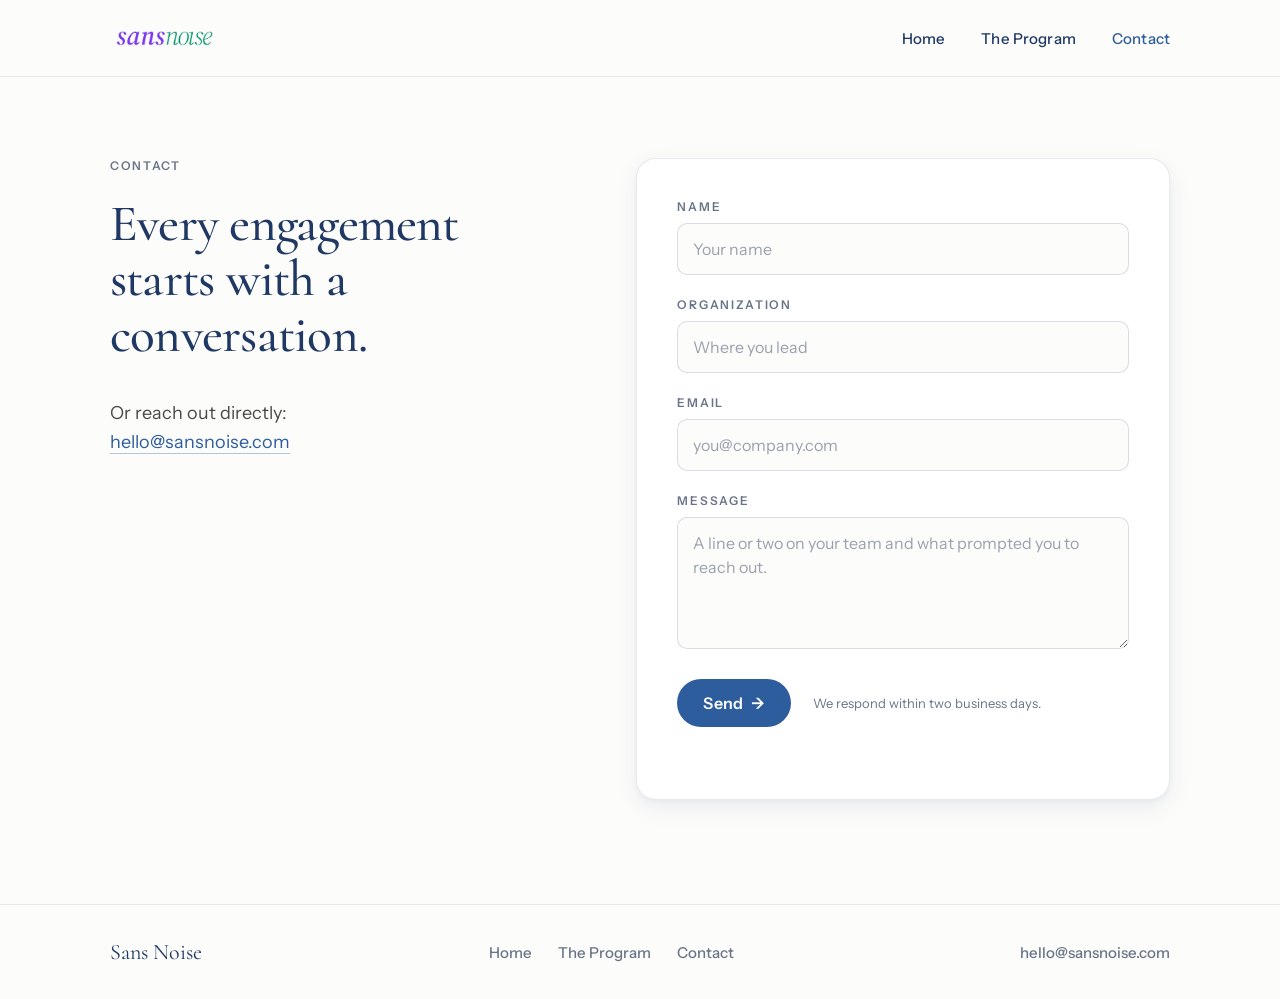
<file: contact.html>
<!doctype html>
<html lang="en">
<head>
<meta charset="utf-8">
<meta name="viewport" content="width=device-width, initial-scale=1">
<title>Get in Touch | Sans Noise</title>
<meta name="description" content="Every engagement starts with a conversation. Reach out to discuss the Executive Brief for your leadership team.">
<link rel="stylesheet" href="styles/sn-tokens.css">
<link rel="stylesheet" href="styles/site.css">
<style>
  /* ============================================================
     SANS NOISE · CONTACT
     ============================================================ */
  .contact { padding: clamp(64px, 9vh, 116px) 0 var(--sec-pad-y); }
  .contact__grid { display: grid; grid-template-columns: 0.92fr 1.08fr; gap: 72px; align-items: start; }
  @media (max-width: 880px) { .contact__grid { grid-template-columns: 1fr; gap: 48px; } }

  .contact__intro .eyebrow { margin-bottom: 24px; }
  .contact__head { margin: 0 0 28px; font-size: clamp(32px, 4vw, 52px); line-height: 1.08; color: var(--fg-1); max-width: 16ch; }
  .contact__direct { margin: 36px 0 0; font-size: var(--fs-body-lg); line-height: var(--lh-relaxed); color: var(--fg-body); }
  .contact__direct a { color: var(--sn-midblue); text-decoration: none; border-bottom: 1px solid rgba(46,93,158,0.35); }
  .contact__direct a:hover { color: var(--sn-navy); border-bottom-color: var(--sn-navy); }

  /* ---------- FORM ---------- */
  .form-card {
    background: var(--sn-white); border: 1px solid var(--border-hair);
    border-radius: var(--radius-xl); box-shadow: var(--shadow-md);
    padding: 40px 40px 36px;
  }
  @media (max-width: 560px) { .form-card { padding: 28px 24px 28px; } }
  .field { display: flex; flex-direction: column; gap: 9px; margin-bottom: 22px; }
  .field label { font-family: var(--font-sans); font-size: var(--fs-eyebrow); font-weight: var(--weight-semibold); letter-spacing: var(--tracking-eyebrow); text-transform: uppercase; color: var(--fg-2); }
  .field input, .field textarea {
    font-family: var(--font-sans); font-size: var(--fs-body); color: var(--fg-1);
    background: var(--sn-canvas); border: 1px solid var(--border-soft); border-radius: var(--radius-md);
    padding: 13px 15px; width: 100%; line-height: 1.5;
    transition: border-color var(--dur-base) var(--ease-soft), box-shadow var(--dur-base) var(--ease-soft);
  }
  .field input::placeholder, .field textarea::placeholder { color: var(--fg-3); }
  .field input:focus, .field textarea:focus { outline: none; border-color: var(--sn-midblue); box-shadow: var(--ring-accent); }
  .field textarea { resize: vertical; min-height: 132px; }
  .form-actions { display: flex; align-items: center; gap: 22px; flex-wrap: wrap; margin-top: 30px; }
  .form-note { margin: 22px 0 0; font-size: var(--fs-meta); color: var(--fg-2); }
  .form-status { margin: 18px 0 0; font-size: var(--fs-body-sm); color: var(--sn-midblue); min-height: 1.2em; }
  .form-card button { font-family: var(--font-sans); }
  .hp { position: absolute; left: -9999px; width: 1px; height: 1px; overflow: hidden; }
</style>
</head>
<body>

  <!-- ============== HEADER ============== -->
  <header class="site-header">
    <div class="wrap">
      <a class="brand" href="index.html" aria-label="Sans Noise home">
        <img src="assets/logo-horizontal.png" alt="Sans Noise">
      </a>
      <nav class="nav" aria-label="Primary">
        <a href="index.html">Home</a>
        <a href="program.html">The Program</a>
        <!-- <a href="perspectives.html">Perspectives</a> -->
        <a href="contact.html" aria-current="page">Contact</a>
      </nav>
    </div>
  </header>

  <main>
    <section class="contact" data-screen-label="Contact">
      <div class="wrap">
        <div class="contact__grid">
          <div class="contact__intro reveal">
            <p class="eyebrow">Contact</p>
            <h1 class="contact__head display-type">Every engagement starts with a conversation.</h1>
            <p class="contact__direct">Or reach out directly:<br><a href="mailto:hello@sansnoise.com">hello@sansnoise.com</a></p>
          </div>

          <div class="reveal">
            <form class="form-card" id="contact-form" novalidate>
              <div class="field">
                <label for="cf-name">Name</label>
                <input id="cf-name" name="name" type="text" autocomplete="name" placeholder="Your name">
              </div>
              <div class="field">
                <label for="cf-org">Organization</label>
                <input id="cf-org" name="organization" type="text" autocomplete="organization" placeholder="Where you lead">
              </div>
              <div class="field">
                <label for="cf-email">Email</label>
                <input id="cf-email" name="email" type="email" autocomplete="email" placeholder="you@company.com">
              </div>
              <div class="field">
                <label for="cf-message">Message</label>
                <textarea id="cf-message" name="message" placeholder="A line or two on your team and what prompted you to reach out."></textarea>
              </div>
              <div class="hp" aria-hidden="true">
                <label for="cf-company">Company</label>
                <input id="cf-company" name="company" type="text" tabindex="-1" autocomplete="off">
              </div>
              <div class="form-actions">
                <button class="btn btn-primary" type="submit">Send <span class="arr">→</span></button>
                <p class="form-note" style="margin:0;">We respond within two business days.</p>
              </div>
              <p class="form-status" id="cf-status" role="status" aria-live="polite"></p>
            </form>
          </div>
        </div>
      </div>
    </section>
  </main>

  <!-- ============== FOOTER ============== -->
  <footer class="site-footer">
    <div class="wrap">
      <div class="foot-left">Sans Noise</div>
      <div class="foot-center">
        <a href="index.html">Home</a>
        <a href="program.html">The Program</a>
        <!-- <a href="perspectives.html">Perspectives</a> -->
        <a href="contact.html">Contact</a>
      </div>
      <div class="foot-right">
        <a href="mailto:hello@sansnoise.com">hello@sansnoise.com</a>
      </div>
    </div>
  </footer>

  <script>
    // Posts the form to the Cloudflare Pages Function at /api/contact, which
    // emails the details via Resend. No visitor mail client involved.
    // (In plain file preview the endpoint 404s; it works once deployed.)
    (function () {
      var form = document.getElementById('contact-form');
      var status = document.getElementById('cf-status');
      var btn = form ? form.querySelector('button[type="submit"]') : null;
      if (!form) return;
      form.addEventListener('submit', function (e) {
        e.preventDefault();
        var name = (document.getElementById('cf-name').value || '').trim();
        var org = (document.getElementById('cf-org').value || '').trim();
        var email = (document.getElementById('cf-email').value || '').trim();
        var message = (document.getElementById('cf-message').value || '').trim();
        var company = (document.getElementById('cf-company').value || '').trim();
        if (!name || !email || !message) {
          status.style.color = '';
          status.textContent = 'Please add your name, email, and a short message.';
          return;
        }
        if (btn) { btn.disabled = true; btn.style.opacity = '0.6'; btn.style.cursor = 'default'; }
        status.style.color = '';
        status.textContent = 'Sending\u2026';
        fetch('/api/contact', {
          method: 'POST',
          headers: { 'Content-Type': 'application/json' },
          body: JSON.stringify({ name: name, organization: org, email: email, message: message, company: company })
        }).then(function (r) {
          return r.json().catch(function () { return {}; }).then(function (d) { return { ok: r.ok, d: d }; });
        }).then(function (res) {
          if (res.ok && res.d && res.d.ok) {
            status.textContent = 'Thank you. We respond within two business days.';
            form.reset();
          } else {
            status.textContent = (res.d && res.d.error) || 'Something went wrong. Please email hello@sansnoise.com.';
          }
        }).catch(function () {
          status.textContent = 'Could not reach the server. Please email hello@sansnoise.com.';
        }).then(function () {
          if (btn) { btn.disabled = false; btn.style.opacity = ''; btn.style.cursor = ''; }
        });
      });
    })();

    (function () {
      var els = document.querySelectorAll('.reveal');
      els.forEach(function (el) { el.classList.add('in'); });
    })();
  </script>
</body>
</html>
</file>
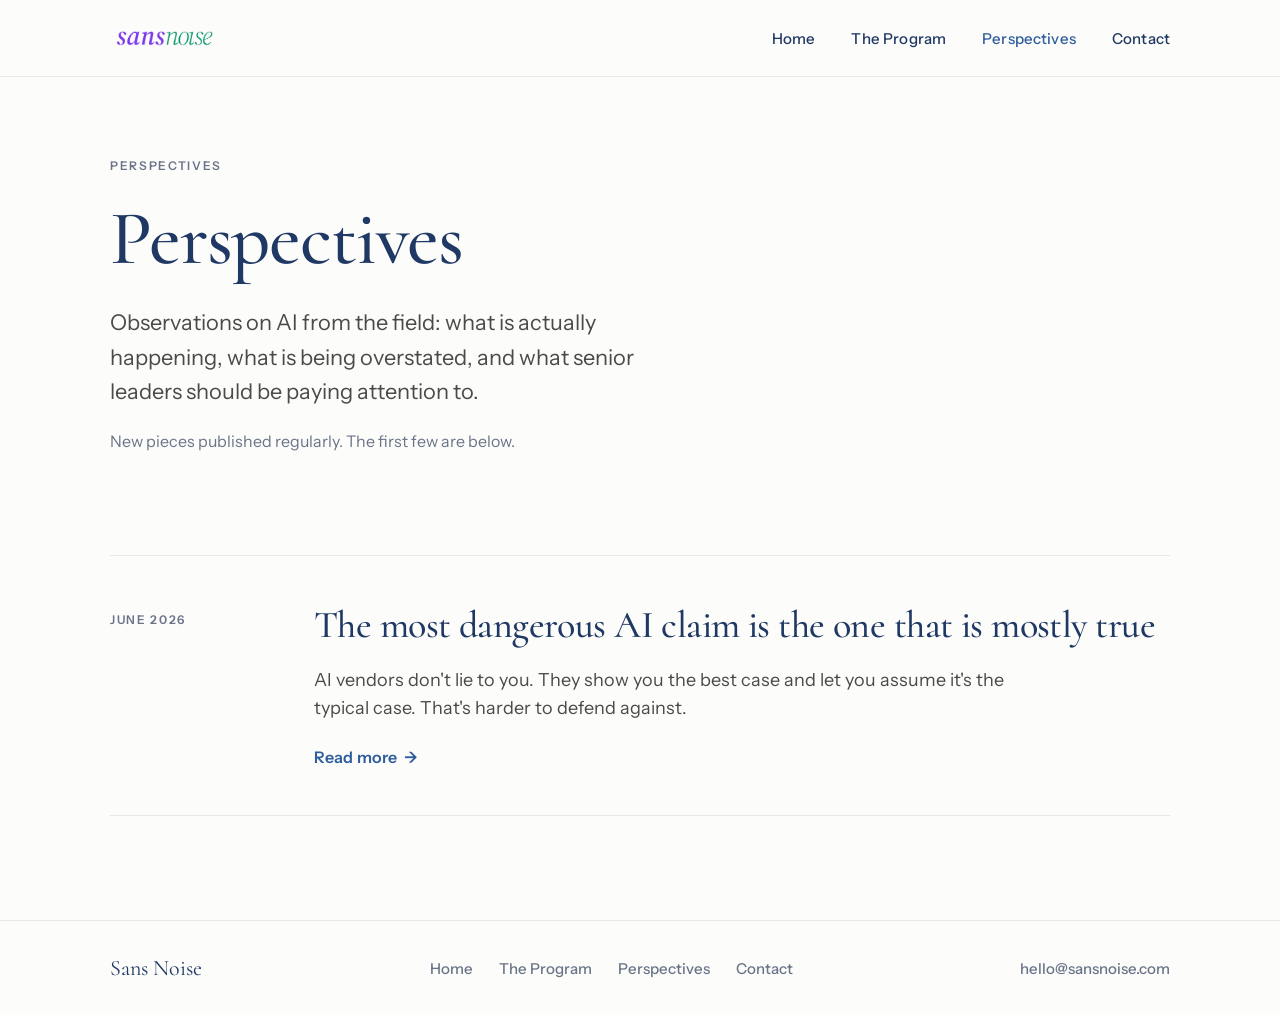
<file: perspectives.html>
<!doctype html>
<html lang="en">
<head>
<meta charset="utf-8">
<meta name="viewport" content="width=device-width, initial-scale=1">
<title>Perspectives on AI for Senior Leaders | Sans Noise</title>
<meta name="description" content="Observations on AI from the field — what's actually happening, what's overstated, and what senior leaders should be paying attention to.">
<link rel="stylesheet" href="styles/sn-tokens.css">
<link rel="stylesheet" href="styles/site.css">
<style>
  /* ============================================================
     SANS NOISE · PERSPECTIVES (index)
     ============================================================ */
  .page-hero__emptystate { margin: 22px 0 0; font-size: var(--fs-body); color: var(--fg-2); }

  .feed { padding-bottom: var(--sec-pad-y); }
  .feed__list { display: grid; gap: 0; }
  .entry {
    display: grid; grid-template-columns: 160px 1fr; gap: 44px;
    padding: 48px 0; border-top: 1px solid var(--border-hair); align-items: start;
  }
  .entry:last-child { border-bottom: 1px solid var(--border-hair); }
  @media (max-width: 760px) { .entry { grid-template-columns: 1fr; gap: 16px; padding: 38px 0; } }
  .entry__date { font-family: var(--font-sans); font-size: var(--fs-eyebrow); font-weight: var(--weight-semibold); letter-spacing: var(--tracking-eyebrow); text-transform: uppercase; color: var(--fg-2); padding-top: 8px; }
  .entry__headline { margin: 0 0 18px; font-size: clamp(26px, 3vw, 38px); line-height: 1.14; }
  .entry__headline a { color: var(--fg-1); text-decoration: none; transition: color var(--dur-base) var(--ease-soft); }
  .entry__headline a:hover { color: var(--sn-midblue); }
  .entry__tweet { margin: 0 0 24px; font-size: var(--fs-body-lg); line-height: var(--lh-relaxed); color: var(--fg-body); max-width: 60ch; }
</style>
</head>
<body>

  <!-- ============== HEADER ============== -->
  <header class="site-header">
    <div class="wrap">
      <a class="brand" href="index.html" aria-label="Sans Noise home">
        <img src="assets/logo-horizontal.png" alt="Sans Noise">
      </a>
      <nav class="nav" aria-label="Primary">
        <a href="index.html">Home</a>
        <a href="program.html">The Program</a>
        <a href="perspectives.html" aria-current="page">Perspectives</a>
        <a href="contact.html">Contact</a>
      </nav>
    </div>
  </header>

  <main>
    <!-- ============== HERO ============== -->
    <section class="page-hero" data-screen-label="Perspectives Hero">
      <div class="wrap">
        <div class="reveal">
          <p class="eyebrow">Perspectives</p>
          <h1 class="page-hero__title display-type">Perspectives</h1>
          <p class="page-hero__sub">Observations on AI from the field: what is actually happening, what is being overstated, and what senior leaders should be paying attention to.</p>
          <p class="page-hero__emptystate">New pieces published regularly. The first few are below.</p>
        </div>
      </div>
    </section>

    <!-- ============== FEED ============== -->
    <section class="feed" data-screen-label="Feed">
      <div class="wrap">
        <div class="feed__list">
          <article class="entry reveal">
            <div class="entry__date">June 2026</div>
            <div>
              <h2 class="entry__headline display-type"><a href="the-most-dangerous-ai-claim.html">The most dangerous AI claim is the one that is mostly true</a></h2>
              <p class="entry__tweet">AI vendors don't lie to you. They show you the best case and let you assume it's the typical case. That's harder to defend against.</p>
              <a class="link-ghost" href="the-most-dangerous-ai-claim.html">Read more <span class="arr">→</span></a>
            </div>
          </article>
        </div>
      </div>
    </section>
  </main>

  <!-- ============== FOOTER ============== -->
  <footer class="site-footer">
    <div class="wrap">
      <div class="foot-left">Sans Noise</div>
      <div class="foot-center">
        <a href="index.html">Home</a>
        <a href="program.html">The Program</a>
        <a href="perspectives.html">Perspectives</a>
        <a href="contact.html">Contact</a>
      </div>
      <div class="foot-right">
        <a href="mailto:hello@sansnoise.com">hello@sansnoise.com</a>
      </div>
    </div>
  </footer>

  <script>
    (function () {
      var els = document.querySelectorAll('.reveal');
      if (!('IntersectionObserver' in window) || matchMedia('(prefers-reduced-motion: reduce)').matches) {
        els.forEach(function (el) { el.classList.add('in'); });
        return;
      }
      var io = new IntersectionObserver(function (entries) {
        entries.forEach(function (en) {
          if (en.isIntersecting) { en.target.classList.add('in'); io.unobserve(en.target); }
        });
      }, { threshold: 0.12, rootMargin: '0px 0px -8% 0px' });
      els.forEach(function (el) {
        var r = el.getBoundingClientRect();
        if (r.top < (window.innerHeight || 0) * 0.95) { el.classList.add('in'); }
        else { io.observe(el); }
      });
      setTimeout(function () { els.forEach(function (el) { el.classList.add('in'); }); }, 2500);
    })();
  </script>
</body>
</html>
</file>
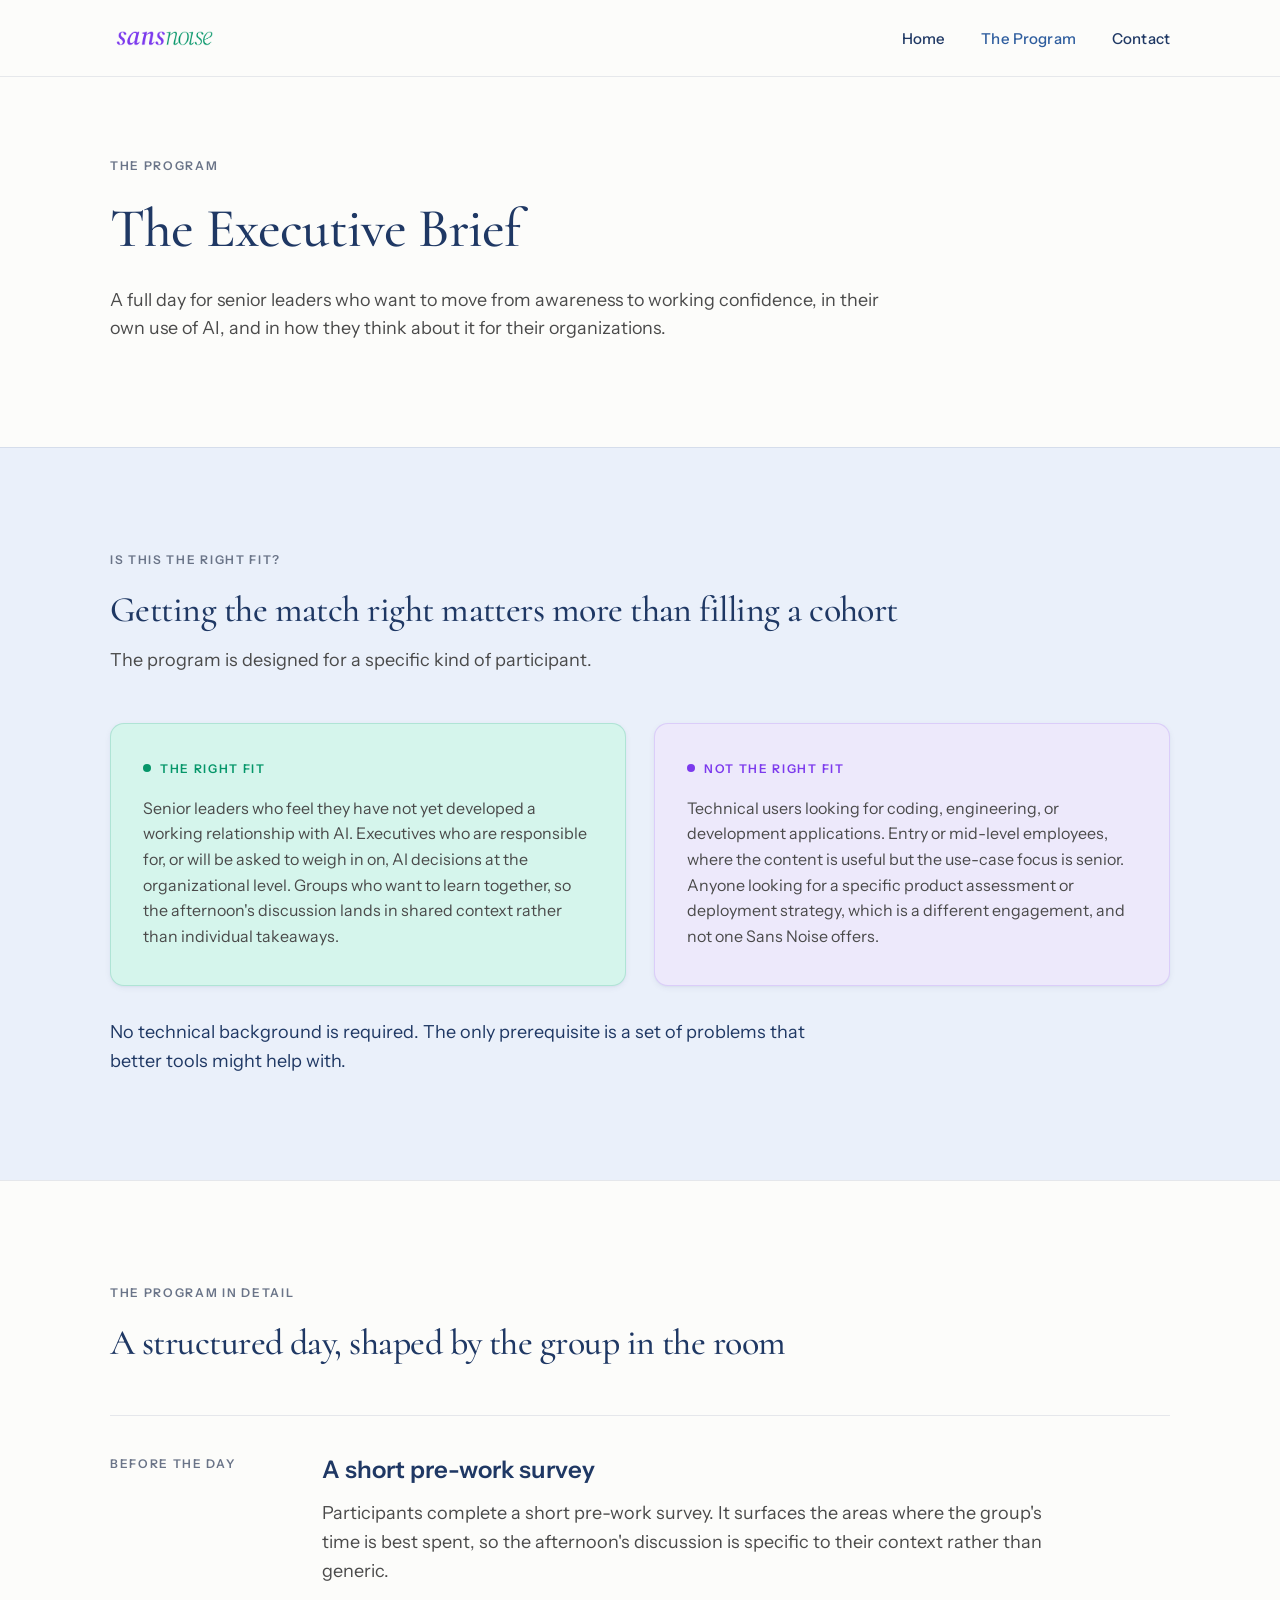
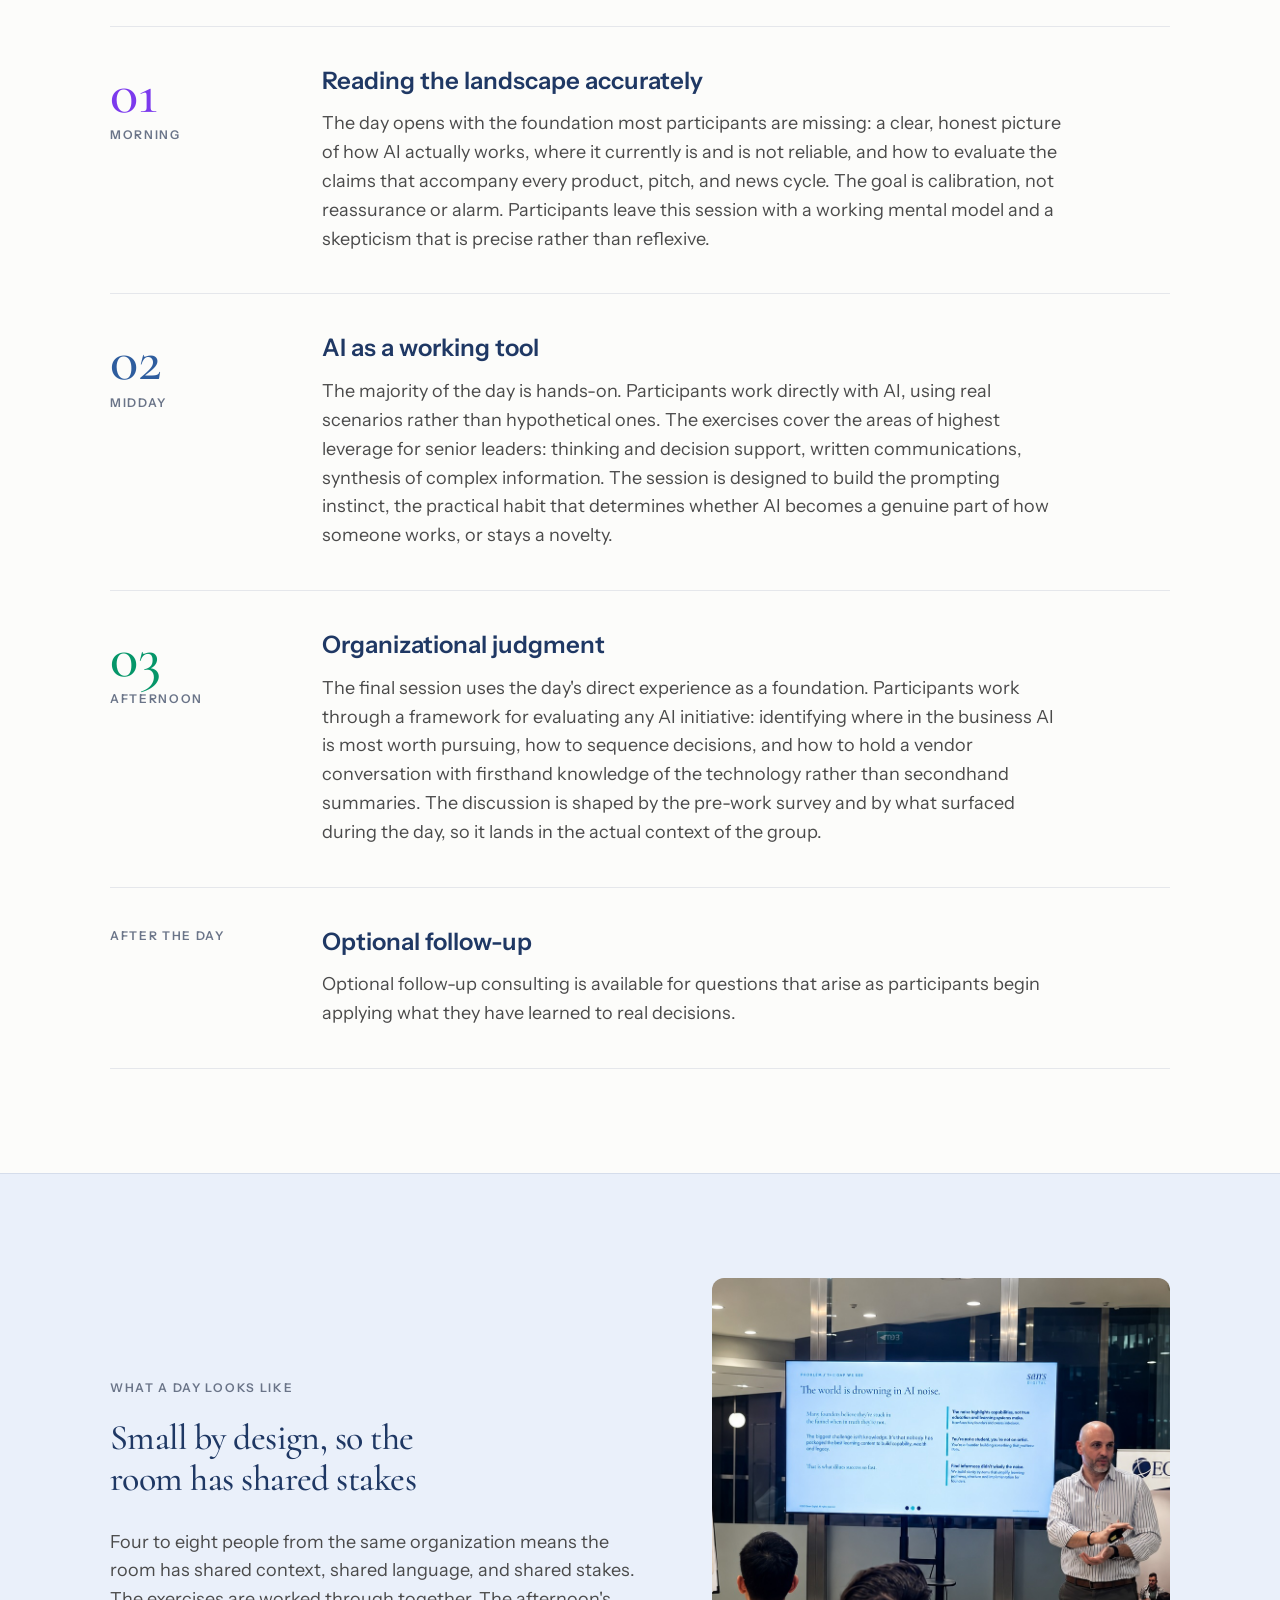
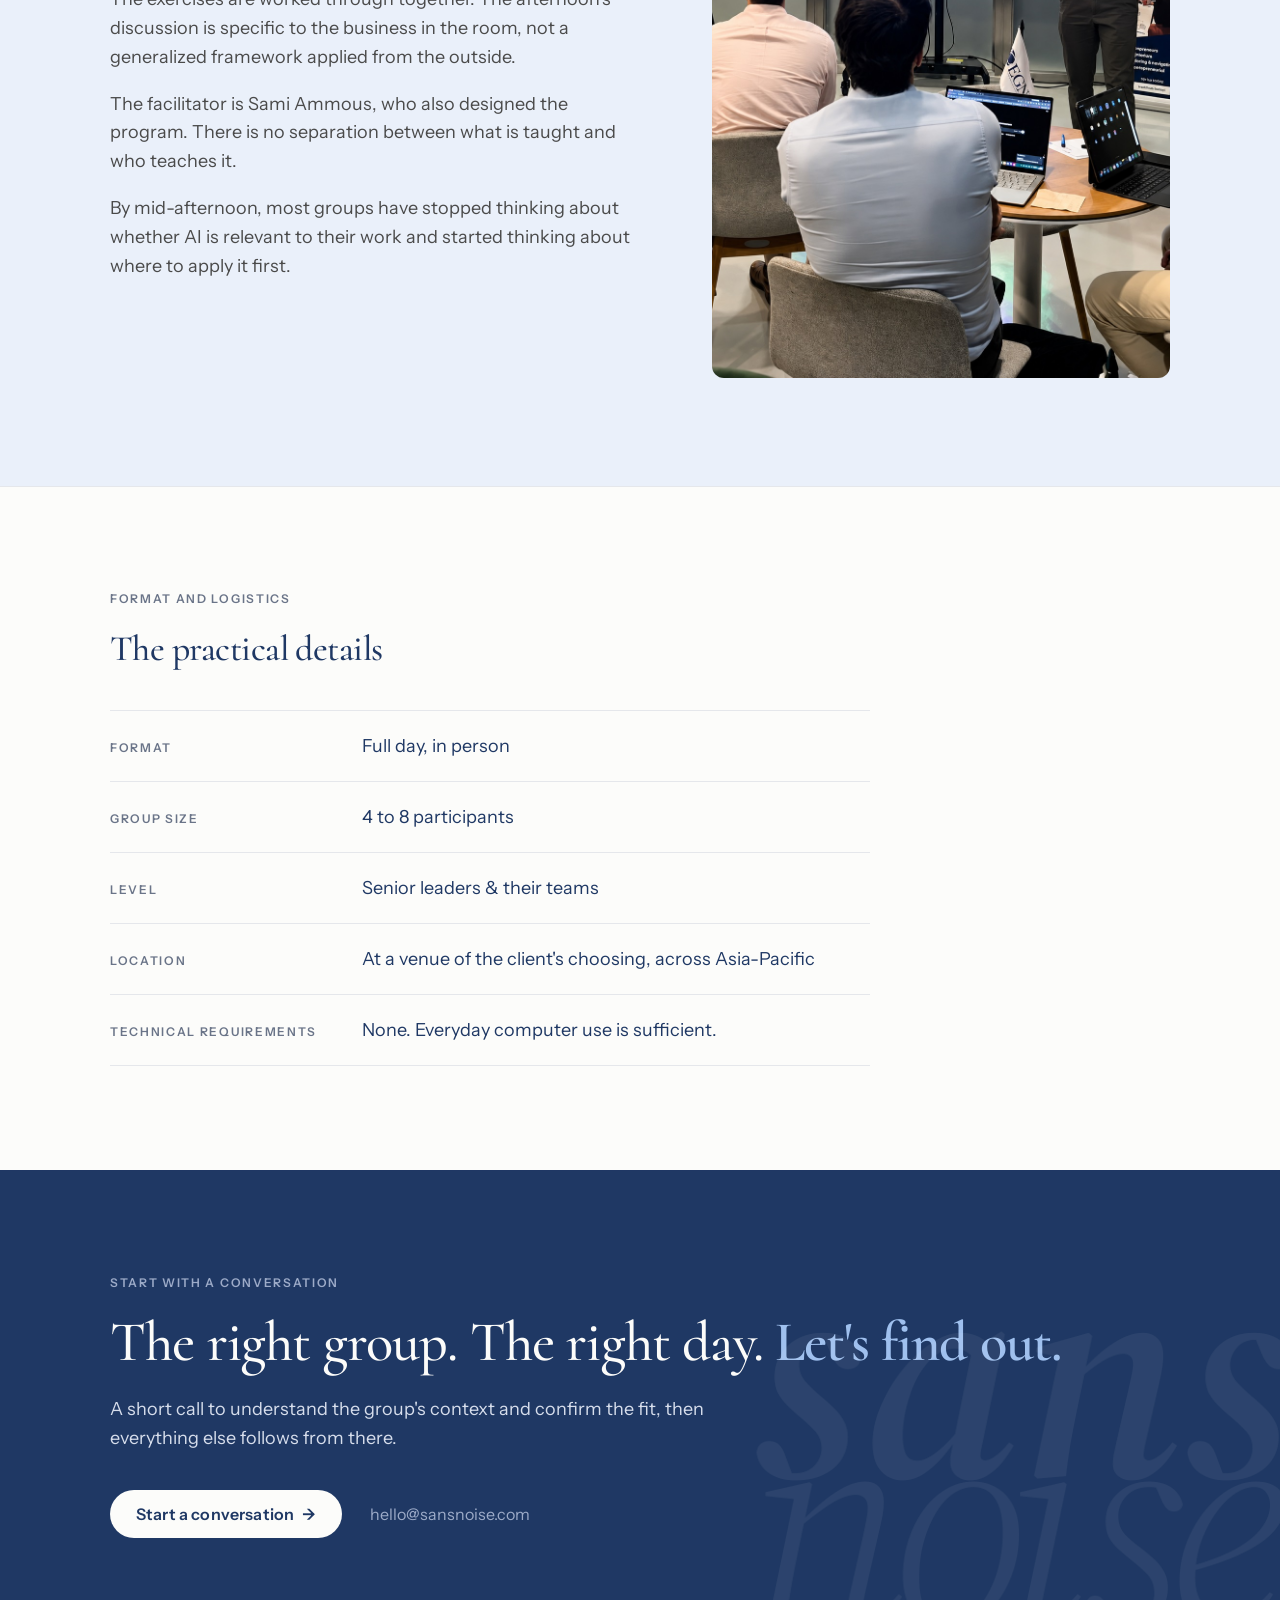
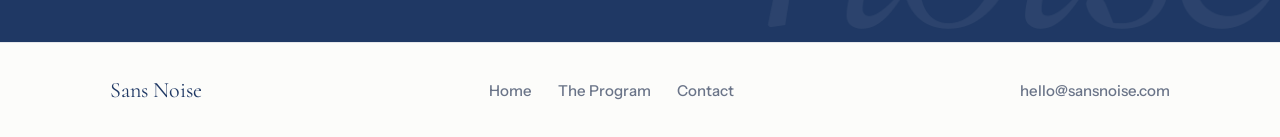
<file: program.html>
<!doctype html>
<html lang="en">
<head>
<meta charset="utf-8">
<meta name="viewport" content="width=device-width, initial-scale=1">
<title>The Executive Brief | AI Leadership Workshop | Sans Noise</title>
<meta name="description" content="A structured full-day workshop for senior leaders. Small cohorts, real scenarios, practical outcomes. Delivered in-person across Asia-Pacific.">
<link rel="stylesheet" href="styles/sn-tokens.css">
<link rel="stylesheet" href="styles/site.css">
<style>
  /* ============================================================
     SANS NOISE · THE PROGRAM
     ============================================================ */

  .page-hero .page-hero__title { font-size: clamp(33px, 4.3vw, 55px); line-height: 1.1; max-width: none; text-wrap: pretty; }
  .page-hero .page-hero__sub { font-size: clamp(17px, 1.4vw, 20px); max-width: 66ch; }

  /* ---------- RIGHT FIT ---------- */
  .fit .eyebrow { margin-bottom: 22px; }
  .fit__head { margin: 0 0 16px; font-size: clamp(26px, 2.8vw, 40px); line-height: 1.16; max-width: none; }
  .fit__lead { margin: 0 0 48px; font-size: var(--fs-body-lg); line-height: var(--lh-relaxed); color: var(--fg-body); max-width: 56ch; }
  .fit__cols { display: grid; grid-template-columns: 1fr 1fr; gap: 28px; }
  @media (max-width: 760px) { .fit__cols { grid-template-columns: 1fr; } }
  .fit__col { padding: 32px 32px 36px; border-radius: var(--radius-lg); border: 1px solid var(--border-hair); background: var(--sn-white); box-shadow: var(--shadow-sm); }
  .fit__col.yes { background: var(--sn-forest-tint); border-color: rgba(5,150,105,0.18); }
  .fit__col.no { background: var(--sn-violet-tint); border-color: rgba(124,58,237,0.16); }
  .fit__col .tag {
    display: inline-flex; align-items: center; gap: 9px; margin-bottom: 20px;
    font-family: var(--font-sans); font-size: var(--fs-eyebrow); font-weight: var(--weight-semibold);
    letter-spacing: var(--tracking-eyebrow); text-transform: uppercase;
  }
  .fit__col.yes .tag { color: var(--sn-forest); }
  .fit__col.no .tag { color: var(--sn-violet); }
  .fit__col .tag .dot { width: 8px; height: 8px; border-radius: 999px; }
  .fit__col.yes .tag .dot { background: var(--sn-forest); }
  .fit__col.no .tag .dot { background: var(--sn-violet); }
  .fit__col p { margin: 0; font-size: var(--fs-body); line-height: var(--lh-relaxed); color: var(--fg-body); }
  .fit__note { margin-top: 28px; }
  .fit__plainnote { margin: 32px 0 0; font-size: var(--fs-body-lg); line-height: var(--lh-relaxed); color: var(--fg-1); max-width: 60ch; }

  /* ---------- PROGRAM IN DETAIL ---------- */
  .detail .eyebrow { margin-bottom: 22px; }
  .detail__head { margin: 0 0 52px; font-size: clamp(26px, 2.8vw, 40px); line-height: 1.16; max-width: none; }
  .phase {
    display: grid; grid-template-columns: 168px 1fr; gap: 44px;
    padding: 40px 0; border-top: 1px solid var(--border-hair); align-items: start;
  }
  .phase:last-child { border-bottom: 1px solid var(--border-hair); }
  @media (max-width: 760px) { .phase { grid-template-columns: 1fr; gap: 14px; padding: 32px 0; } }
  .phase__rail { display: flex; flex-direction: column; gap: 6px; }
  .phase__num { font-family: var(--font-display); font-style: italic; font-weight: 500; font-size: clamp(40px, 4.6vw, 60px); line-height: 0.92; color: var(--sn-midblue); }
  .phase__kicker { font-family: var(--font-sans); font-size: var(--fs-eyebrow); font-weight: var(--weight-semibold); letter-spacing: var(--tracking-eyebrow); text-transform: uppercase; color: var(--fg-2); }
  .phase__title { margin: 0 0 14px; font-family: var(--font-sans); font-weight: 600; font-size: var(--fs-h5); line-height: 1.2; color: var(--fg-1); }
  .phase__body { margin: 0; font-size: var(--fs-body-lg); line-height: var(--lh-relaxed); color: var(--fg-body); max-width: 62ch; }
  .phase--book .phase__title { color: var(--sn-navy); }
  .phase__num.n1 { color: var(--sn-violet); }
  .phase__num.n3 { color: var(--sn-forest); }

  /* ---------- A DAY ---------- */
  .day__grid { display: grid; grid-template-columns: 1.08fr 0.92fr; gap: 64px; align-items: center; }
  @media (max-width: 880px) { .day__grid { grid-template-columns: 1fr; gap: 44px; } }
  .day .eyebrow { margin-bottom: 22px; }
  .day__head { margin: 0 0 28px; font-size: clamp(26px, 2.8vw, 38px); line-height: 1.16; max-width: 20ch; }
  .day__body p { margin: 0 0 18px; font-size: var(--fs-body-lg); line-height: var(--lh-relaxed); color: var(--fg-body); max-width: 56ch; }
  .day__body p:last-child { margin-bottom: 0; }

  /* ---------- LOGISTICS ---------- */
  .specs .eyebrow { margin-bottom: 22px; }
  .specs__head { margin: 0 0 40px; font-size: clamp(26px, 2.8vw, 38px); line-height: 1.16; max-width: 18ch; }
  .specs__list { display: grid; gap: 0; max-width: 760px; }
  .spec { display: grid; grid-template-columns: 220px 1fr; gap: 32px; padding: 22px 0; border-top: 1px solid var(--border-hair); align-items: baseline; }
  .spec:last-child { border-bottom: 1px solid var(--border-hair); }
  @media (max-width: 600px) { .spec { grid-template-columns: 1fr; gap: 6px; padding: 18px 0; } }
  .spec__k { font-family: var(--font-sans); font-size: var(--fs-eyebrow); font-weight: var(--weight-semibold); letter-spacing: var(--tracking-eyebrow); text-transform: uppercase; color: var(--fg-2); }
  .spec__v { font-size: var(--fs-body-lg); line-height: var(--lh-normal); color: var(--fg-1); }
</style>
</head>
<body>

  <!-- ============== HEADER ============== -->
  <header class="site-header">
    <div class="wrap">
      <a class="brand" href="index.html" aria-label="Sans Noise home">
        <img src="assets/logo-horizontal.png" alt="Sans Noise">
      </a>
      <nav class="nav" aria-label="Primary">
        <a href="index.html">Home</a>
        <a href="program.html" aria-current="page">The Program</a>
        <!-- <a href="perspectives.html">Perspectives</a> -->
        <a href="contact.html">Contact</a>
      </nav>
    </div>
  </header>

  <main>
    <!-- ============== HERO ============== -->
    <section class="page-hero" data-screen-label="Program Hero">
      <div class="wrap">
        <div class="reveal">
          <p class="eyebrow">The Program</p>
          <h1 class="page-hero__title display-type">The Executive Brief</h1>
          <p class="page-hero__sub">A full day for senior leaders who want to move from awareness to working confidence, in their own use of AI, and in how they think about it for their organizations.</p>
        </div>
      </div>
    </section>

    <!-- ============== IS THIS THE RIGHT FIT ============== -->
    <section class="band band--pale fit" data-screen-label="Right Fit">
      <div class="wrap">
        <p class="eyebrow reveal">Is this the right fit?</p>
        <h2 class="fit__head display-type reveal">Getting the match right matters more than filling a cohort</h2>
        <p class="fit__lead reveal">The program is designed for a specific kind of participant.</p>
        <div class="fit__cols">
          <div class="fit__col yes reveal">
            <span class="tag"><span class="dot"></span>The right fit</span>
            <p>Senior leaders who feel they have not yet developed a working relationship with AI. Executives who are responsible for, or will be asked to weigh in on, AI decisions at the organizational level. Groups who want to learn together, so the afternoon's discussion lands in shared context rather than individual takeaways.</p>
          </div>
          <div class="fit__col no reveal">
            <span class="tag"><span class="dot"></span>Not the right fit</span>
            <p>Technical users looking for coding, engineering, or development applications. Entry or mid-level employees, where the content is useful but the use-case focus is senior. Anyone looking for a specific product assessment or deployment strategy, which is a different engagement, and not one Sans Noise offers.</p>
          </div>
        </div>
        <div class="fit__note reveal">
          <p class="fit__plainnote">No technical background is required. The only prerequisite is a set of problems that better tools might help with.</p>
        </div>
      </div>
    </section>

    <!-- ============== THE PROGRAM IN DETAIL ============== -->
    <section class="band detail" data-screen-label="Program Detail">
      <div class="wrap">
        <p class="eyebrow reveal">The Program in Detail</p>
        <h2 class="detail__head display-type reveal">A structured day, shaped by the group in the room</h2>
        <div class="phases">
          <article class="phase phase--book reveal">
            <div class="phase__rail"><span class="phase__kicker">Before the day</span></div>
            <div>
              <h3 class="phase__title">A short pre-work survey</h3>
              <p class="phase__body">Participants complete a short pre-work survey. It surfaces the areas where the group's time is best spent, so the afternoon's discussion is specific to their context rather than generic.</p>
            </div>
          </article>
          <article class="phase reveal">
            <div class="phase__rail"><span class="phase__num n1">01</span><span class="phase__kicker">Morning</span></div>
            <div>
              <h3 class="phase__title">Reading the landscape accurately</h3>
              <p class="phase__body">The day opens with the foundation most participants are missing: a clear, honest picture of how AI actually works, where it currently is and is not reliable, and how to evaluate the claims that accompany every product, pitch, and news cycle. The goal is calibration, not reassurance or alarm. Participants leave this session with a working mental model and a skepticism that is precise rather than reflexive.</p>
            </div>
          </article>
          <article class="phase reveal">
            <div class="phase__rail"><span class="phase__num">02</span><span class="phase__kicker">Midday</span></div>
            <div>
              <h3 class="phase__title">AI as a working tool</h3>
              <p class="phase__body">The majority of the day is hands-on. Participants work directly with AI, using real scenarios rather than hypothetical ones. The exercises cover the areas of highest leverage for senior leaders: thinking and decision support, written communications, synthesis of complex information. The session is designed to build the prompting instinct, the practical habit that determines whether AI becomes a genuine part of how someone works, or stays a novelty.</p>
            </div>
          </article>
          <article class="phase reveal">
            <div class="phase__rail"><span class="phase__num n3">03</span><span class="phase__kicker">Afternoon</span></div>
            <div>
              <h3 class="phase__title">Organizational judgment</h3>
              <p class="phase__body">The final session uses the day's direct experience as a foundation. Participants work through a framework for evaluating any AI initiative: identifying where in the business AI is most worth pursuing, how to sequence decisions, and how to hold a vendor conversation with firsthand knowledge of the technology rather than secondhand summaries. The discussion is shaped by the pre-work survey and by what surfaced during the day, so it lands in the actual context of the group.</p>
            </div>
          </article>
          <article class="phase phase--book reveal">
            <div class="phase__rail"><span class="phase__kicker">After the day</span></div>
            <div>
              <h3 class="phase__title">Optional follow-up</h3>
              <p class="phase__body">Optional follow-up consulting is available for questions that arise as participants begin applying what they have learned to real decisions.</p>
            </div>
          </article>
        </div>
      </div>
    </section>

    <!-- ============== WHAT A DAY LOOKS LIKE ============== -->
    <section class="band band--pale day" data-screen-label="A Day">
      <div class="wrap">
        <div class="day__grid">
          <div class="reveal">
            <p class="eyebrow">What a Day Looks Like</p>
            <h2 class="day__head display-type">Small by design, so the room has shared stakes</h2>
            <div class="day__body">
              <p>Four to eight people from the same organization means the room has shared context, shared language, and shared stakes. The exercises are worked through together. The afternoon's discussion is specific to the business in the room, not a generalized framework applied from the outside.</p>
              <p>The facilitator is Sami Ammous, who also designed the program. There is no separation between what is taught and who teaches it.</p>
              <p>By mid-afternoon, most groups have stopped thinking about whether AI is relevant to their work and started thinking about where to apply it first.</p>
            </div>
          </div>
          <div class="reveal">
            <img src="assets/vertical-1.jpg" alt="Workshop session in progress" style="width:100%; height:700px; object-fit:cover; border-radius:12px;" />
            
          </div>
        </div>
      </div>
    </section>

    <!-- ============== FORMAT AND LOGISTICS ============== -->
    <section class="band specs" data-screen-label="Logistics">
      <div class="wrap">
        <p class="eyebrow reveal">Format and Logistics</p>
        <h2 class="specs__head display-type reveal">The practical details</h2>
        <div class="specs__list reveal">
          <div class="spec"><div class="spec__k">Format</div><div class="spec__v">Full day, in person</div></div>
          <div class="spec"><div class="spec__k">Group size</div><div class="spec__v">4 to 8 participants</div></div>
          <div class="spec"><div class="spec__k">Level</div><div class="spec__v">Senior leaders & their teams</div></div>
          <div class="spec"><div class="spec__k">Location</div><div class="spec__v">At a venue of the client's choosing, across Asia-Pacific</div></div>
          <div class="spec"><div class="spec__k">Technical requirements</div><div class="spec__v">None. Everyday computer use is sufficient.</div></div>
        </div>
      </div>
    </section>

    <!-- ============== CTA ============== -->
    <section class="band cta-band" data-screen-label="Program CTA">
      <div class="cta-band__watermark"><img src="assets/logo-watermark.png" alt=""></div>
      <div class="wrap">
        <p class="eyebrow reveal">Start with a conversation</p>
        <h2 class="cta-band__head display-type reveal">The right group. The right day. <em>Let's find out.</em></h2>
        <p class="cta-band__body reveal">A short call to understand the group's context and confirm the fit, then everything else follows from there.</p>
        <div class="cta-band__actions reveal">
          <a class="btn btn-inverse" href="contact.html">Start a conversation <span class="arr">→</span></a>
          <a class="cta-band__email" href="mailto:hello@sansnoise.com">hello@sansnoise.com</a>
        </div>
      </div>
    </section>
  </main>

  <!-- ============== FOOTER ============== -->
  <footer class="site-footer">
    <div class="wrap">
      <div class="foot-left">Sans Noise</div>
      <div class="foot-center">
        <a href="index.html">Home</a>
        <a href="program.html">The Program</a>
        <!-- <a href="perspectives.html">Perspectives</a> -->
        <a href="contact.html">Contact</a>
      </div>
      <div class="foot-right">
        <a href="mailto:hello@sansnoise.com">hello@sansnoise.com</a>
      </div>
    </div>
  </footer>

  <script>
    (function () {
      var els = document.querySelectorAll('.reveal');
      if (!('IntersectionObserver' in window) || matchMedia('(prefers-reduced-motion: reduce)').matches) {
        els.forEach(function (el) { el.classList.add('in'); });
        return;
      }
      var io = new IntersectionObserver(function (entries) {
        entries.forEach(function (en) {
          if (en.isIntersecting) { en.target.classList.add('in'); io.unobserve(en.target); }
        });
      }, { threshold: 0.12, rootMargin: '0px 0px -8% 0px' });
      els.forEach(function (el) {
        var r = el.getBoundingClientRect();
        if (r.top < (window.innerHeight || 0) * 0.95) { el.classList.add('in'); }
        else { io.observe(el); }
      });
      setTimeout(function () { els.forEach(function (el) { el.classList.add('in'); }); }, 2500);
    })();
  </script>
</body>
</html>
</file>
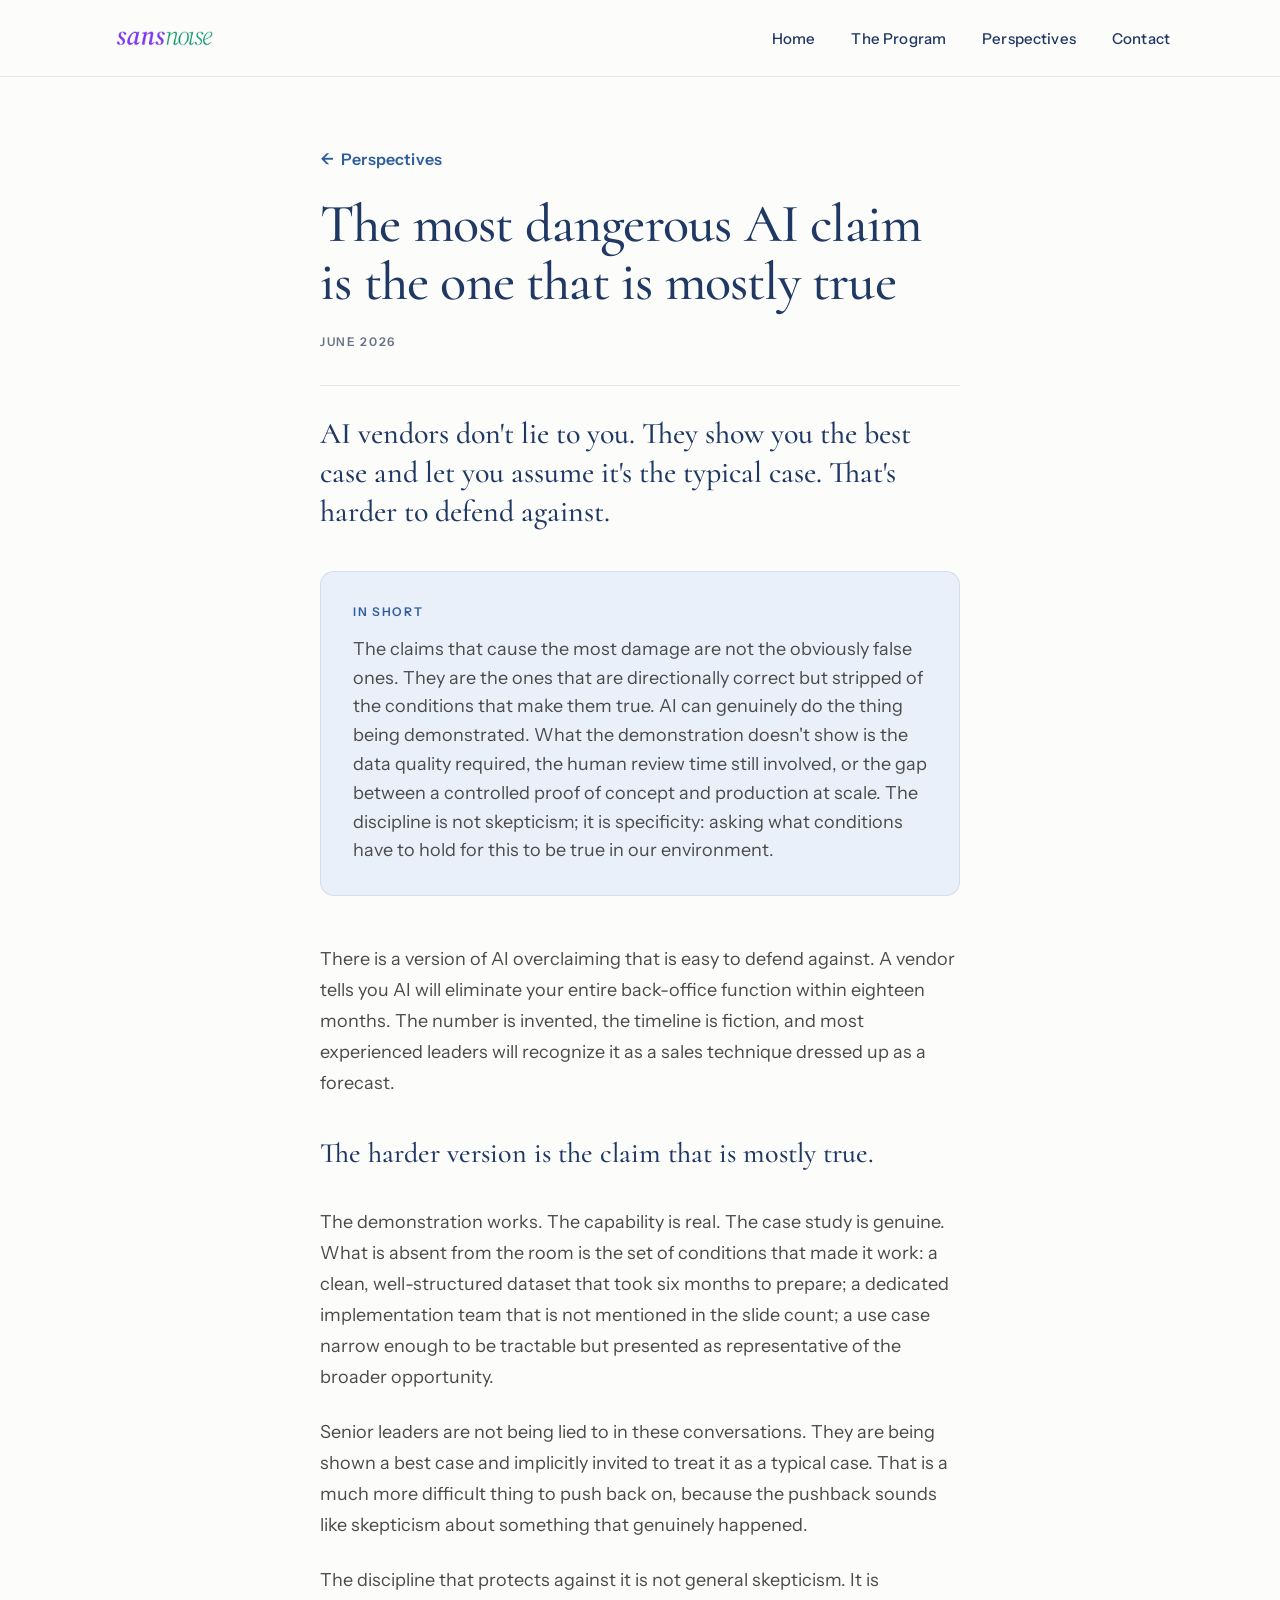
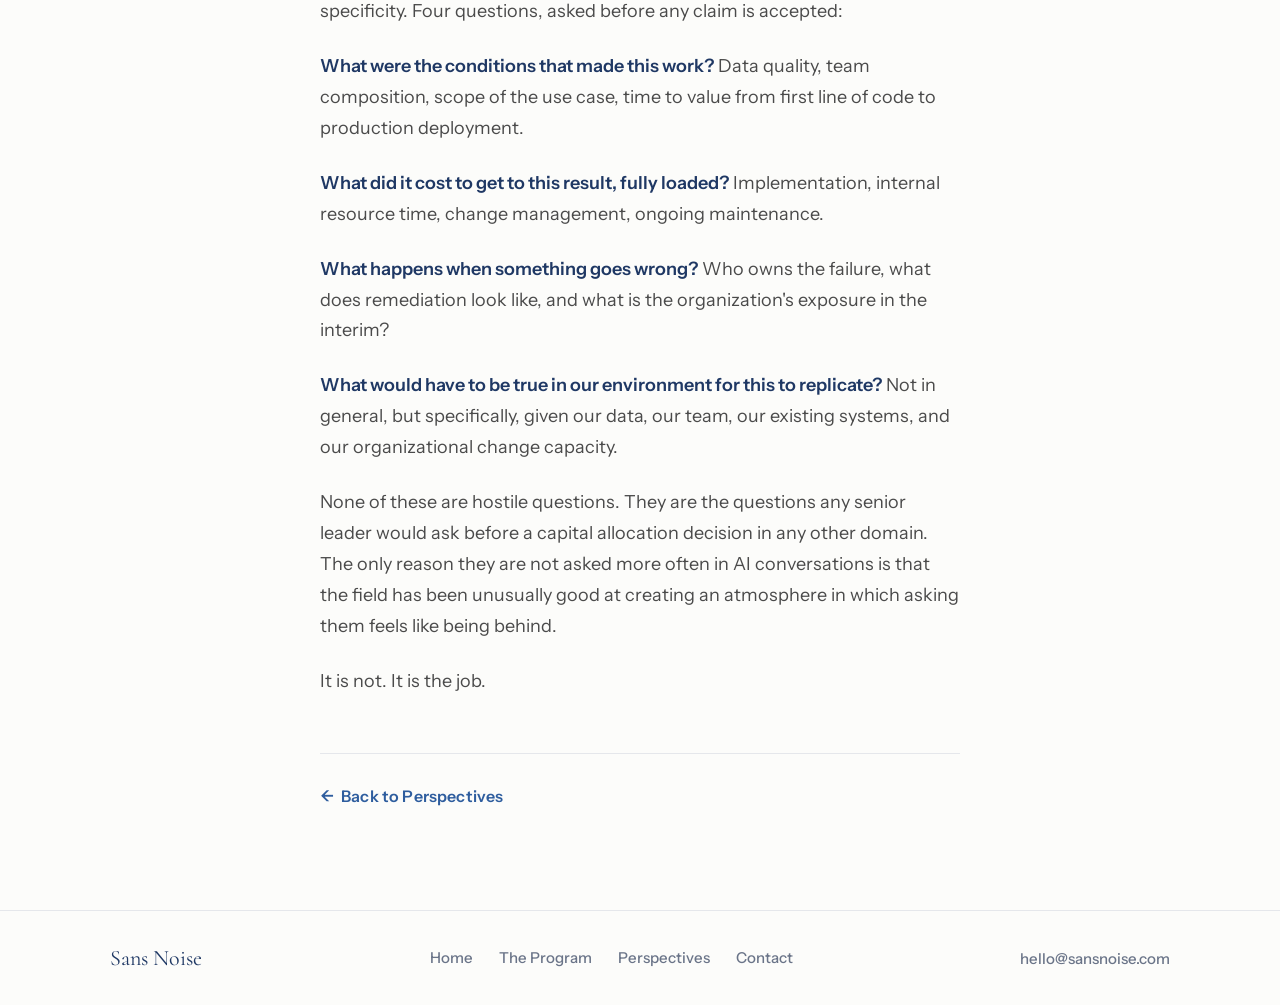
<file: the-most-dangerous-ai-claim.html>
<!doctype html>
<html lang="en">
<head>
<meta charset="utf-8">
<meta name="viewport" content="width=device-width, initial-scale=1">
<title>The most dangerous AI claim is the one that is mostly true | Sans Noise</title>
<meta name="description" content="The claims that cause the most damage are not the obviously false ones. They are the ones that are directionally correct but stripped of the conditions that make them true.">
<link rel="stylesheet" href="styles/sn-tokens.css">
<link rel="stylesheet" href="styles/site.css">
<style>
  /* ============================================================
     SANS NOISE · PERSPECTIVES ENTRY
     ============================================================ */
  .article { padding: clamp(56px, 8vh, 100px) 0 var(--sec-pad-y); }
  .article__wrap { max-width: 720px; margin: 0 auto; padding: 0 40px; }
  @media (max-width: 720px) { .article__wrap { padding: 0 24px; } }

  .article__eyebrow { margin-bottom: 26px; }
  .article__back-top { margin-bottom: 26px; display: inline-flex; }
  .article__title { margin: 0 0 22px; font-size: clamp(34px, 5vw, 54px); line-height: 1.08; color: var(--fg-1); }
  .article__meta { font-family: var(--font-sans); font-size: var(--fs-eyebrow); font-weight: var(--weight-semibold); letter-spacing: var(--tracking-eyebrow); text-transform: uppercase; color: var(--fg-2); }

  .article__tweet {
    margin: 36px 0 0; padding: 28px 0 0; border-top: 1px solid var(--border-hair);
    font-family: var(--font-display); font-style: italic; font-weight: 500;
    font-size: clamp(23px, 2.6vw, 30px); line-height: 1.3; color: var(--fg-1);
  }

  .article__summary {
    margin: 40px 0 0; padding: 30px 32px; border-radius: var(--radius-lg);
    background: var(--sn-paleblue-soft); border: 1px solid var(--border-hair);
  }
  .article__summary .sum-label { font-family: var(--font-sans); font-size: var(--fs-eyebrow); font-weight: var(--weight-semibold); letter-spacing: var(--tracking-eyebrow); text-transform: uppercase; color: var(--sn-midblue); margin: 0 0 14px; }
  .article__summary p { margin: 0; font-size: var(--fs-body-lg); line-height: var(--lh-relaxed); color: var(--fg-body); }

  .article__body { margin-top: 48px; }
  .article__body p { margin: 0 0 24px; font-size: var(--fs-body-lg); line-height: 1.72; color: var(--fg-body); }
  .article__body p.standalone { font-family: var(--font-display); font-style: italic; font-weight: 500; font-size: clamp(22px, 2.4vw, 28px); line-height: 1.3; color: var(--fg-1); margin: 36px 0; }
  .article__body p:last-child { margin-bottom: 0; }
  .article__body p .q { color: var(--fg-1); font-weight: 600; }

  .article__back { margin-top: 56px; padding-top: 32px; border-top: 1px solid var(--border-hair); }
</style>
</head>
<body>

  <!-- ============== HEADER ============== -->
  <header class="site-header">
    <div class="wrap">
      <a class="brand" href="index.html" aria-label="Sans Noise home">
        <img src="assets/logo-horizontal.png" alt="Sans Noise">
      </a>
      <nav class="nav" aria-label="Primary">
        <a href="index.html">Home</a>
        <a href="program.html">The Program</a>
        <a href="perspectives.html">Perspectives</a>
        <a href="contact.html">Contact</a>
      </nav>
    </div>
  </header>

  <main>
    <article class="article" data-screen-label="Perspective Entry">
      <div class="article__wrap">
        <a class="link-ghost article__back-top" href="perspectives.html"><span class="arr" style="transform:rotate(180deg)">→</span> Perspectives</a>

        <h1 class="article__title display-type reveal">The most dangerous AI claim is the one that is mostly true</h1>
        <div class="article__meta reveal">June 2026</div>

        <p class="article__tweet reveal">AI vendors don't lie to you. They show you the best case and let you assume it's the typical case. That's harder to defend against.</p>

        <div class="article__summary reveal">
          <p class="sum-label">In short</p>
          <p>The claims that cause the most damage are not the obviously false ones. They are the ones that are directionally correct but stripped of the conditions that make them true. AI can genuinely do the thing being demonstrated. What the demonstration doesn't show is the data quality required, the human review time still involved, or the gap between a controlled proof of concept and production at scale. The discipline is not skepticism; it is specificity: asking what conditions have to hold for this to be true in our environment.</p>
        </div>

        <div class="article__body reveal">
          <p>There is a version of AI overclaiming that is easy to defend against. A vendor tells you AI will eliminate your entire back-office function within eighteen months. The number is invented, the timeline is fiction, and most experienced leaders will recognize it as a sales technique dressed up as a forecast.</p>

          <p class="standalone">The harder version is the claim that is mostly true.</p>

          <p>The demonstration works. The capability is real. The case study is genuine. What is absent from the room is the set of conditions that made it work: a clean, well-structured dataset that took six months to prepare; a dedicated implementation team that is not mentioned in the slide count; a use case narrow enough to be tractable but presented as representative of the broader opportunity.</p>

          <p>Senior leaders are not being lied to in these conversations. They are being shown a best case and implicitly invited to treat it as a typical case. That is a much more difficult thing to push back on, because the pushback sounds like skepticism about something that genuinely happened.</p>

          <p>The discipline that protects against it is not general skepticism. It is specificity. Four questions, asked before any claim is accepted:</p>

          <p><span class="q">What were the conditions that made this work?</span> Data quality, team composition, scope of the use case, time to value from first line of code to production deployment.</p>

          <p><span class="q">What did it cost to get to this result, fully loaded?</span> Implementation, internal resource time, change management, ongoing maintenance.</p>

          <p><span class="q">What happens when something goes wrong?</span> Who owns the failure, what does remediation look like, and what is the organization's exposure in the interim?</p>

          <p><span class="q">What would have to be true in our environment for this to replicate?</span> Not in general, but specifically, given our data, our team, our existing systems, and our organizational change capacity.</p>

          <p>None of these are hostile questions. They are the questions any senior leader would ask before a capital allocation decision in any other domain. The only reason they are not asked more often in AI conversations is that the field has been unusually good at creating an atmosphere in which asking them feels like being behind.</p>

          <p>It is not. It is the job.</p>
        </div>

        <div class="article__back">
          <a class="link-ghost" href="perspectives.html"><span class="arr" style="transform:rotate(180deg)">→</span> Back to Perspectives</a>
        </div>
      </div>
    </article>
  </main>

  <!-- ============== FOOTER ============== -->
  <footer class="site-footer">
    <div class="wrap">
      <div class="foot-left">Sans Noise</div>
      <div class="foot-center">
        <a href="index.html">Home</a>
        <a href="program.html">The Program</a>
        <a href="perspectives.html">Perspectives</a>
        <a href="contact.html">Contact</a>
      </div>
      <div class="foot-right">
        <a href="mailto:hello@sansnoise.com">hello@sansnoise.com</a>
      </div>
    </div>
  </footer>

  <script>
    (function () {
      var els = document.querySelectorAll('.reveal');
      els.forEach(function (el) { el.classList.add('in'); });
    })();
  </script>
</body>
</html>
</file>
<file: styles/sn-tokens.css>
/* ============================================================
   SANS NOISE · COLORS & TYPE FOUNDATION
   "Clarity in a world of constant noise."
   ============================================================ */

/* ---------- FONTS ---------- */
@font-face {
  font-family: "Cormorant";
  src: url("../fonts/Cormorant-VariableFont_wght.ttf") format("truetype-variations");
  font-weight: 300 700;
  font-style: normal;
  font-display: swap;
}
@font-face {
  font-family: "Cormorant";
  src: url("../fonts/Cormorant-VariableFont_wght.ttf") format("truetype-variations");
  font-weight: 300 700;
  font-style: italic;
  font-display: swap;
  font-synthesis: style; /* TTF is upright; logotype italic is synthesized */
}
@font-face {
  font-family: "Instrument Sans";
  src: url("../fonts/InstrumentSans-VariableFont_wdth_wght.ttf") format("truetype-variations");
  font-weight: 400 700;
  font-style: normal;
  font-display: swap;
}

/* ============================================================
   COLOR TOKENS
   Three brand colors (Navy / Violet / Forest), matching tints,
   and a warm off-white neutral ramp. The Cream/Canvas backdrop
   is non-negotiable — pure #FFFFFF is reserved for cards and
   surfaces that need to lift off the page.
   ============================================================ */
:root {
  /* --- Primary brand --- */
  --sn-navy:   #1A2C52;  /* Ink. Backgrounds for hero/title/module-cover slides. */
  --sn-violet: #7C3AED;  /* "sans" — accent, links, emphasis on light bgs. */
  --sn-forest: #059669;  /* "noise" — accent, success, positive deltas. */

  /* Slightly darker navy steps used in the deck for layering */
  --sn-navy-700: #1E3668;
  --sn-navy-600: #2A4480;

  /* --- Tints (10–15% wash of each primary) --- */
  --sn-violet-tint: #EDE9FB;
  --sn-forest-tint: #D5F5EC;
  --sn-navy-tint:   #E8EBF2;

  /* --- Neutrals (warm, paper-leaning) --- */
  --sn-canvas:  #FAFAF7;  /* Page background. Warm off-white. */
  --sn-surface: #F2F2EE;  /* Subtle elevated surface on canvas. */
  --sn-slate:   #6B7280;  /* Secondary text, meta, captions. */
  --sn-ink:     #1A2C52;  /* Primary text = Navy. */
  --sn-white:   #FFFFFF;  /* Cards, data tables, lift-off surfaces. */

  /* --- Semantic foreground / background aliases --- */
  --fg-1: var(--sn-ink);        /* Headlines, primary body */
  --fg-2: var(--sn-slate);      /* Secondary body, meta */
  --fg-3: #9CA3AF;              /* Tertiary, deemphasized */
  --fg-inverse: var(--sn-canvas); /* Text on navy backgrounds */
  --fg-violet:  var(--sn-violet);
  --fg-forest:  var(--sn-forest);

  --bg-page:    var(--sn-canvas);
  --bg-card:    var(--sn-white);
  --bg-soft:    var(--sn-surface);
  --bg-inverse: var(--sn-navy);
  --bg-violet-soft: var(--sn-violet-tint);
  --bg-forest-soft: var(--sn-forest-tint);
  --bg-navy-soft:   var(--sn-navy-tint);

  /* --- Borders / dividers --- */
  --border-hair:   rgba(26, 44, 82, 0.10);  /* navy @ 10% */
  --border-soft:   rgba(26, 44, 82, 0.18);
  --border-strong: rgba(26, 44, 82, 0.32);

  /* --- Semantic state --- */
  --positive: var(--sn-forest);
  --warning:  #B45309;   /* amber-700, warm to match palette */
  --critical: #B91C1C;   /* red-700 */

  /* ============================================================
     TYPE TOKENS
     Two families. No third. Discipline > decoration.
     - Cormorant (serif): logo, display headlines, pull quotes.
       Use sparingly — almost always in italic on the brand mark,
       upright for editorial display.
     - Instrument Sans: everything else. Body, UI, eyebrows,
       data labels, captions.
     ============================================================ */
  --font-display: "Cormorant", "Cormorant Garamond", Georgia, "Times New Roman", serif;
  --font-sans:    "Instrument Sans", "Inter", -apple-system, BlinkMacSystemFont, "Segoe UI", system-ui, sans-serif;
  --font-mono:    ui-monospace, "SF Mono", "JetBrains Mono", Menlo, Consolas, monospace;

  /* Scale — built around a 1920x1080 slide canvas; clamp on web */
  --fs-eyebrow:   0.75rem;   /* 12 — UPPERCASE label, tracked */
  --fs-meta:      0.8125rem; /* 13 — captions, footnotes */
  --fs-body-sm:   0.9375rem; /* 15 */
  --fs-body:      1rem;      /* 16 */
  --fs-body-lg:   1.125rem;  /* 18 — lead paragraphs */
  --fs-h6:        1.25rem;   /* 20 */
  --fs-h5:        1.5rem;    /* 24 */
  --fs-h4:        1.875rem;  /* 30 */
  --fs-h3:        2.5rem;    /* 40 */
  --fs-h2:        3.25rem;   /* 52 */
  --fs-h1:        4.5rem;    /* 72 */
  --fs-display:   6rem;      /* 96 — slide hero */

  --lh-tight:   1.05;
  --lh-snug:    1.2;
  --lh-normal:  1.45;
  --lh-relaxed: 1.6;

  --tracking-eyebrow: 0.14em;
  --tracking-display: -0.015em;
  --tracking-body:    0;

  --weight-regular:  400;
  --weight-medium:   500;
  --weight-semibold: 600;
  --weight-bold:     700;

  /* ============================================================
     SPACING · RADII · ELEVATION
     ============================================================ */
  --space-0:  0;
  --space-1:  4px;
  --space-2:  8px;
  --space-3:  12px;
  --space-4:  16px;
  --space-5:  24px;
  --space-6:  32px;
  --space-7:  48px;
  --space-8:  64px;
  --space-9:  96px;
  --space-10: 128px;

  --radius-xs: 4px;
  --radius-sm: 6px;
  --radius-md: 10px;
  --radius-lg: 14px;
  --radius-xl: 20px;
  --radius-pill: 999px;

  --shadow-xs: 0 1px 2px rgba(26, 44, 82, 0.06);
  --shadow-sm: 0 2px 6px rgba(26, 44, 82, 0.06), 0 1px 2px rgba(26, 44, 82, 0.04);
  --shadow-md: 0 8px 24px rgba(26, 44, 82, 0.08), 0 2px 4px rgba(26, 44, 82, 0.04);
  --shadow-lg: 0 16px 36px rgba(26, 44, 82, 0.10), 0 3px 8px rgba(26, 44, 82, 0.05);

  --ring-violet: 0 0 0 3px rgba(124, 58, 237, 0.18);
  --ring-forest: 0 0 0 3px rgba(5, 150, 105, 0.20);

  /* Motion — restrained, editorial */
  --ease-soft: cubic-bezier(0.22, 0.61, 0.36, 1);
  --ease-out:  cubic-bezier(0.16, 1, 0.3, 1);
  --dur-fast:   140ms;
  --dur-base:   240ms;
  --dur-slow:   520ms;
}

/* ============================================================
   SEMANTIC TYPE CLASSES
   Use these instead of restating font/size/weight everywhere.
   ============================================================ */
.sn-eyebrow {
  font-family: var(--font-sans);
  font-size: var(--fs-eyebrow);
  font-weight: var(--weight-semibold);
  letter-spacing: var(--tracking-eyebrow);
  text-transform: uppercase;
  color: var(--fg-2);
}

.sn-display {
  font-family: var(--font-display);
  font-style: italic;
  font-weight: 500;
  font-size: var(--fs-display);
  line-height: var(--lh-tight);
  letter-spacing: var(--tracking-display);
  color: var(--fg-1);
  text-wrap: balance;
}

.sn-h1 {
  font-family: var(--font-display);
  font-style: italic;
  font-weight: 500;
  font-size: var(--fs-h1);
  line-height: var(--lh-tight);
  letter-spacing: var(--tracking-display);
  color: var(--fg-1);
  text-wrap: balance;
}
.sn-h2 {
  font-family: var(--font-display);
  font-style: italic;
  font-weight: 500;
  font-size: var(--fs-h2);
  line-height: var(--lh-snug);
  color: var(--fg-1);
  text-wrap: balance;
}
.sn-h3 {
  font-family: var(--font-display);
  font-weight: 500;
  font-size: var(--fs-h3);
  line-height: var(--lh-snug);
  color: var(--fg-1);
}
.sn-h4 {
  font-family: var(--font-sans);
  font-weight: 600;
  font-size: var(--fs-h4);
  line-height: var(--lh-snug);
  color: var(--fg-1);
}
.sn-h5 {
  font-family: var(--font-sans);
  font-weight: 600;
  font-size: var(--fs-h5);
  line-height: var(--lh-snug);
  color: var(--fg-1);
}
.sn-h6 {
  font-family: var(--font-sans);
  font-weight: 600;
  font-size: var(--fs-h6);
  line-height: var(--lh-snug);
  color: var(--fg-1);
}

.sn-lead {
  font-family: var(--font-sans);
  font-size: var(--fs-body-lg);
  line-height: var(--lh-relaxed);
  color: var(--fg-1);
}

.sn-body {
  font-family: var(--font-sans);
  font-size: var(--fs-body);
  line-height: var(--lh-relaxed);
  color: var(--fg-1);
}

.sn-meta {
  font-family: var(--font-sans);
  font-size: var(--fs-meta);
  line-height: var(--lh-normal);
  color: var(--fg-2);
}

.sn-quote {
  font-family: var(--font-display);
  font-style: italic;
  font-weight: 500;
  font-size: var(--fs-h2);
  line-height: var(--lh-snug);
  color: var(--fg-1);
}

/* Inline accent helpers — used to colour single words in headlines
   ("constant noise.", "discernment:", "diagnose."). */
.sn-violet { color: var(--sn-violet); }
.sn-forest { color: var(--sn-forest); }
.sn-navy   { color: var(--sn-navy);   }
</file>
<file: styles/site.css>
/* ============================================================
   SANS NOISE · SITE FOUNDATION (shared across all pages)
   Loads after sn-tokens.css and re-points the brand palette to
   the v3 website spec: navy ink, mid-blue accent, pale-blue
   grounds, slate body, amber callouts. No violet, no forest.
   ============================================================ */

:root {
  /* --- v3 brand palette --- */
  --sn-navy:        #1F3864;  /* headings, nav, footer, chapter ground */
  --sn-navy-700:    #182C50;  /* hover / deepen */
  --sn-midblue:     #2E5D9E;  /* accent: links, hover, CTA buttons */
  --sn-midblue-700: #244B80;  /* button hover */
  --sn-paleblue:    #D9E2F3;  /* section grounds, dividers */
  --sn-paleblue-soft: #EAF0FA;/* lighter wash */
  --sn-slate-body:  #4A4A4A;  /* body text */
  --sn-amber-bg:    #FFF3CD;  /* callout fill */
  --sn-amber-border:#E6A817;  /* callout border */

  --sn-canvas:  #FCFCFA;      /* warm near-white page ground */
  --sn-surface: #F5F6F2;      /* quiet elevated surface */
  --sn-ink:     #1F3864;
  --sn-white:   #FFFFFF;

  /* semantic */
  --fg-1: #1F3864;            /* headings */
  --fg-body: #4A4A4A;         /* running body copy */
  --fg-2: #6A7488;            /* eyebrows, meta, captions */
  --fg-3: #9AA1AE;            /* tertiary */
  --fg-inverse: #FCFCFA;

  --accent: var(--sn-midblue);

  --border-hair:   rgba(31, 56, 100, 0.10);
  --border-soft:   rgba(31, 56, 100, 0.16);
  --border-strong: rgba(31, 56, 100, 0.30);

  --shadow-sm: 0 2px 6px rgba(31, 56, 100, 0.06), 0 1px 2px rgba(31, 56, 100, 0.04);
  --shadow-md: 0 8px 24px rgba(31, 56, 100, 0.08), 0 2px 4px rgba(31, 56, 100, 0.04);
  --shadow-lg: 0 18px 40px rgba(31, 56, 100, 0.10), 0 3px 8px rgba(31, 56, 100, 0.05);

  --ring-accent: 0 0 0 3px rgba(46, 93, 158, 0.20);

  /* tweakable site-level knobs (overridden on home) */
  --sec-pad-y: 104px;
  --measure: 1140px;
  --font-head: var(--font-display);
  --head-style: italic;
  --head-weight: 500;
  --head-track: var(--tracking-display);
}

*, *::before, *::after { box-sizing: border-box; }
html { scroll-behavior: smooth; }
@media (prefers-reduced-motion: reduce) { html { scroll-behavior: auto; } }

body {
  margin: 0;
  background: var(--sn-canvas);
  color: var(--fg-body);
  font-family: var(--font-sans);
  -webkit-font-smoothing: antialiased;
  text-rendering: optimizeLegibility;
}

::selection { background: var(--sn-paleblue); color: var(--sn-navy); }

.wrap { max-width: var(--measure); margin: 0 auto; padding: 0 40px; }
.wrap--narrow { max-width: 760px; }
@media (max-width: 720px) { .wrap { padding: 0 24px; } }

/* ---------- TYPE PRIMITIVES ---------- */
.eyebrow {
  font-family: var(--font-sans);
  font-size: var(--fs-eyebrow);
  font-weight: var(--weight-semibold);
  letter-spacing: var(--tracking-eyebrow);
  text-transform: uppercase;
  color: var(--fg-2);
  margin: 0;
}

.display-type {
  font-family: var(--font-head);
  font-style: var(--head-style);
  font-weight: var(--head-weight);
  letter-spacing: var(--head-track);
  color: var(--fg-1);
}
em.accent { color: var(--accent); font-style: italic; font-weight: 600; }
.hl-violet { color: var(--sn-violet); }
.hl-forest { color: var(--sn-forest); }
.hl-blue { color: var(--sn-midblue); }

a { color: var(--sn-midblue); }

/* ---------- HEADER ---------- */
.site-header {
  position: sticky; top: 0; z-index: 50;
  background: color-mix(in srgb, var(--sn-canvas) 88%, transparent);
  backdrop-filter: saturate(1.1) blur(6px);
  border-bottom: 1px solid var(--border-hair);
}
.site-header .wrap {
  display: flex; align-items: center; justify-content: space-between;
  height: 76px;
}
.brand { display: flex; align-items: center; gap: 10px; text-decoration: none; }
.brand img { height: 25px; display: block; }
.nav { display: flex; align-items: center; gap: 36px; }
.nav a {
  font-family: var(--font-sans);
  font-size: var(--fs-body-sm);
  font-weight: var(--weight-medium);
  color: var(--fg-1);
  text-decoration: none;
  letter-spacing: 0.01em;
  transition: color var(--dur-base) var(--ease-soft);
}
.nav a:hover { color: var(--sn-midblue); }
.nav a[aria-current="page"] { color: var(--sn-midblue); }
@media (max-width: 560px) { .nav { gap: 22px; } }

/* ---------- BUTTONS / LINKS ---------- */
.btn {
  display: inline-flex; align-items: center; gap: 8px;
  font-family: var(--font-sans); font-size: var(--fs-body);
  font-weight: var(--weight-semibold); letter-spacing: 0.01em;
  border: none; cursor: pointer; text-decoration: none;
  padding: 14px 26px; border-radius: var(--radius-pill);
  transition: background var(--dur-base) var(--ease-soft),
              color var(--dur-base) var(--ease-soft),
              transform var(--dur-fast) var(--ease-soft);
}
.btn .arr { transition: transform var(--dur-base) var(--ease-soft); }
.btn:hover .arr { transform: translateX(3px); }
.btn:active { transform: translateY(1px); }
.btn-primary { background: var(--sn-midblue); color: #fff; }
.btn-primary:hover { background: var(--sn-midblue-700); }
.btn-inverse { background: var(--sn-canvas); color: var(--sn-navy); }
.btn-inverse:hover { background: #ECECE4; }

.link-ghost {
  display: inline-flex; align-items: center; gap: 7px;
  font-family: var(--font-sans); font-size: var(--fs-body);
  font-weight: var(--weight-semibold); color: var(--sn-midblue);
  text-decoration: none; letter-spacing: 0.01em;
  transition: color var(--dur-base) var(--ease-soft);
}
.link-ghost .arr { transition: transform var(--dur-base) var(--ease-soft); }
.link-ghost:hover { color: var(--sn-navy); }
.link-ghost:hover .arr { transform: translateX(3px); }

a.inline-link { color: var(--sn-midblue); text-decoration: none; border-bottom: 1px solid rgba(46,93,158,0.35); transition: color var(--dur-base) var(--ease-soft), border-color var(--dur-base) var(--ease-soft); }
a.inline-link:hover { color: var(--sn-navy); border-bottom-color: var(--sn-navy); }

/* ---------- SECTION BANDS ---------- */
section { scroll-margin-top: 92px; }
.band { padding: var(--sec-pad-y) 0; }
.band + .band { border-top: 1px solid var(--border-hair); }
.band--pale { background: var(--sn-paleblue-soft); border-top: 1px solid var(--border-hair); }

/* ---------- CALLOUT (amber, used sparingly) ---------- */
.callout {
  background: var(--sn-amber-bg);
  border: 1px solid var(--sn-amber-border);
  border-radius: var(--radius-md);
  padding: 20px 24px;
  font-size: var(--fs-body);
  line-height: var(--lh-relaxed);
  color: #5C4708;
}

/* ---------- PHOTO PLACEHOLDER SLOT ---------- */
.photo-slot {
  position: relative;
  background: var(--sn-surface);
  border: 1px solid var(--border-soft);
  border-radius: var(--radius-lg);
  display: flex; flex-direction: column; align-items: center; justify-content: center;
  text-align: center; gap: 8px; padding: 28px;
  color: var(--fg-2);
}
.photo-slot.ratio-portrait { aspect-ratio: 4 / 5; }
.photo-slot.ratio-wide { aspect-ratio: 16 / 9; }
.photo-slot.ratio-square { aspect-ratio: 1 / 1; }
.photo-slot::before, .photo-slot::after {
  content: ""; position: absolute; width: 14px; height: 14px;
  border-color: var(--border-strong); border-style: solid;
}
.photo-slot::before { top: 16px; left: 16px; border-width: 1px 0 0 1px; }
.photo-slot::after { bottom: 16px; right: 16px; border-width: 0 1px 1px 0; }
.photo-slot .ps-label {
  font-family: var(--font-sans); font-size: var(--fs-eyebrow);
  font-weight: var(--weight-semibold); letter-spacing: var(--tracking-eyebrow);
  text-transform: uppercase; color: var(--fg-2);
}
.photo-slot .ps-note { font-family: var(--font-sans); font-size: var(--fs-meta); color: var(--fg-3); max-width: 26ch; }

/* ---------- PULL QUOTE ---------- */
.pullquote {
  margin: 48px 0; padding-left: 28px;
  border-left: 2px solid var(--sn-midblue);
  font-family: var(--font-display); font-style: italic; font-weight: 500;
  font-size: clamp(26px, 3vw, 40px); line-height: 1.18; color: var(--fg-1);
  max-width: 24ch;
}

/* ---------- CTA BAND (navy chapter) ---------- */
.cta-band { background: var(--sn-navy); color: var(--sn-canvas); position: relative; overflow: hidden; }
.cta-band .eyebrow { color: #9DABC8; margin-bottom: 22px; }
.cta-band__head { margin: 0 0 22px; font-size: clamp(34px, 4.4vw, 58px); line-height: 1.08; color: var(--sn-canvas); }
.cta-band__head em { color: #9FC0EE; font-style: italic; font-weight: 600; }
.cta-band__body { margin: 0 0 38px; font-size: var(--fs-body-lg); line-height: var(--lh-relaxed); color: #D7DEEC; max-width: 50ch; }
.cta-band__actions { display: flex; align-items: center; gap: 28px; flex-wrap: wrap; }
.cta-band__email { font-family: var(--font-sans); font-size: var(--fs-body); color: #9DABC8; text-decoration: none; transition: color var(--dur-base) var(--ease-soft); }
.cta-band__email:hover { color: var(--sn-canvas); }
.cta-band__watermark { position: absolute; right: -3%; bottom: -28%; width: 46%; max-width: 620px; opacity: 0.06; pointer-events: none; }
.cta-band__watermark img { width: 100%; display: block; }

/* ---------- FOOTER ---------- */
.site-footer { background: var(--sn-canvas); border-top: 1px solid var(--border-hair); padding: 34px 0; }
.site-footer .wrap { display: flex; align-items: center; justify-content: space-between; gap: 24px; flex-wrap: wrap; }
.site-footer .foot-left { font-family: var(--font-display); font-style: italic; font-size: 22px; color: var(--fg-1); }
.site-footer .foot-center { display: flex; gap: 26px; }
.site-footer .foot-center a, .site-footer .foot-right a {
  font-family: var(--font-sans); font-size: var(--fs-body-sm); font-weight: var(--weight-medium);
  color: var(--fg-2); text-decoration: none; transition: color var(--dur-base) var(--ease-soft);
}
.site-footer .foot-center a:hover, .site-footer .foot-right a:hover { color: var(--sn-midblue); }

/* ---------- ENTRANCE ---------- */
@media (prefers-reduced-motion: no-preference) {
  .reveal { opacity: 0; transform: translateY(14px); }
  .reveal.in { opacity: 1; transform: none; transition: opacity 620ms var(--ease-soft), transform 620ms var(--ease-soft); }
}

/* ---------- SHARED PAGE-HERO (interior pages) ---------- */
.page-hero { padding: clamp(64px, 9vh, 116px) 0 var(--sec-pad-y); }
.page-hero .eyebrow { margin-bottom: 26px; }
.page-hero__title { margin: 0 0 26px; font-size: clamp(40px, 6vw, 78px); line-height: 1.04; color: var(--fg-1); }
.page-hero__sub { margin: 0; max-width: 40ch; font-size: clamp(19px, 1.7vw, 22px); line-height: var(--lh-relaxed); color: var(--fg-body); }
</file>
